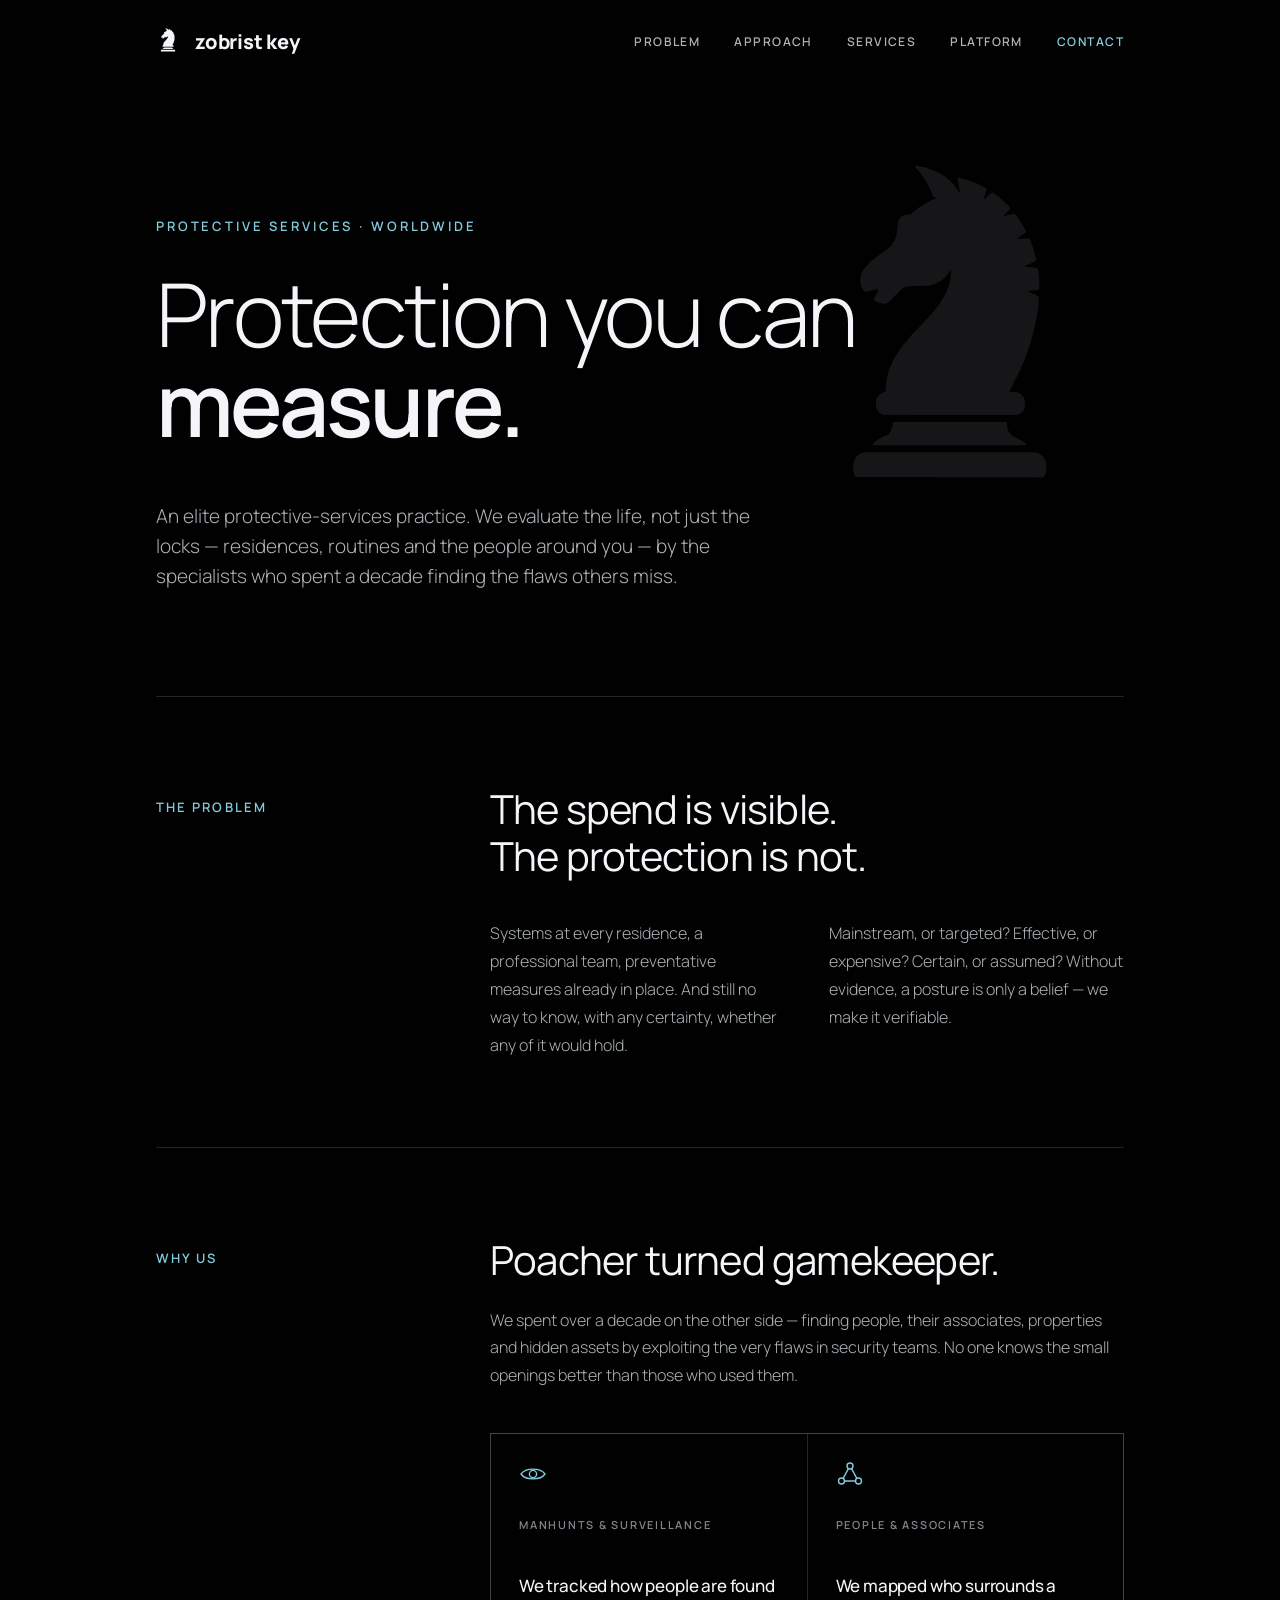
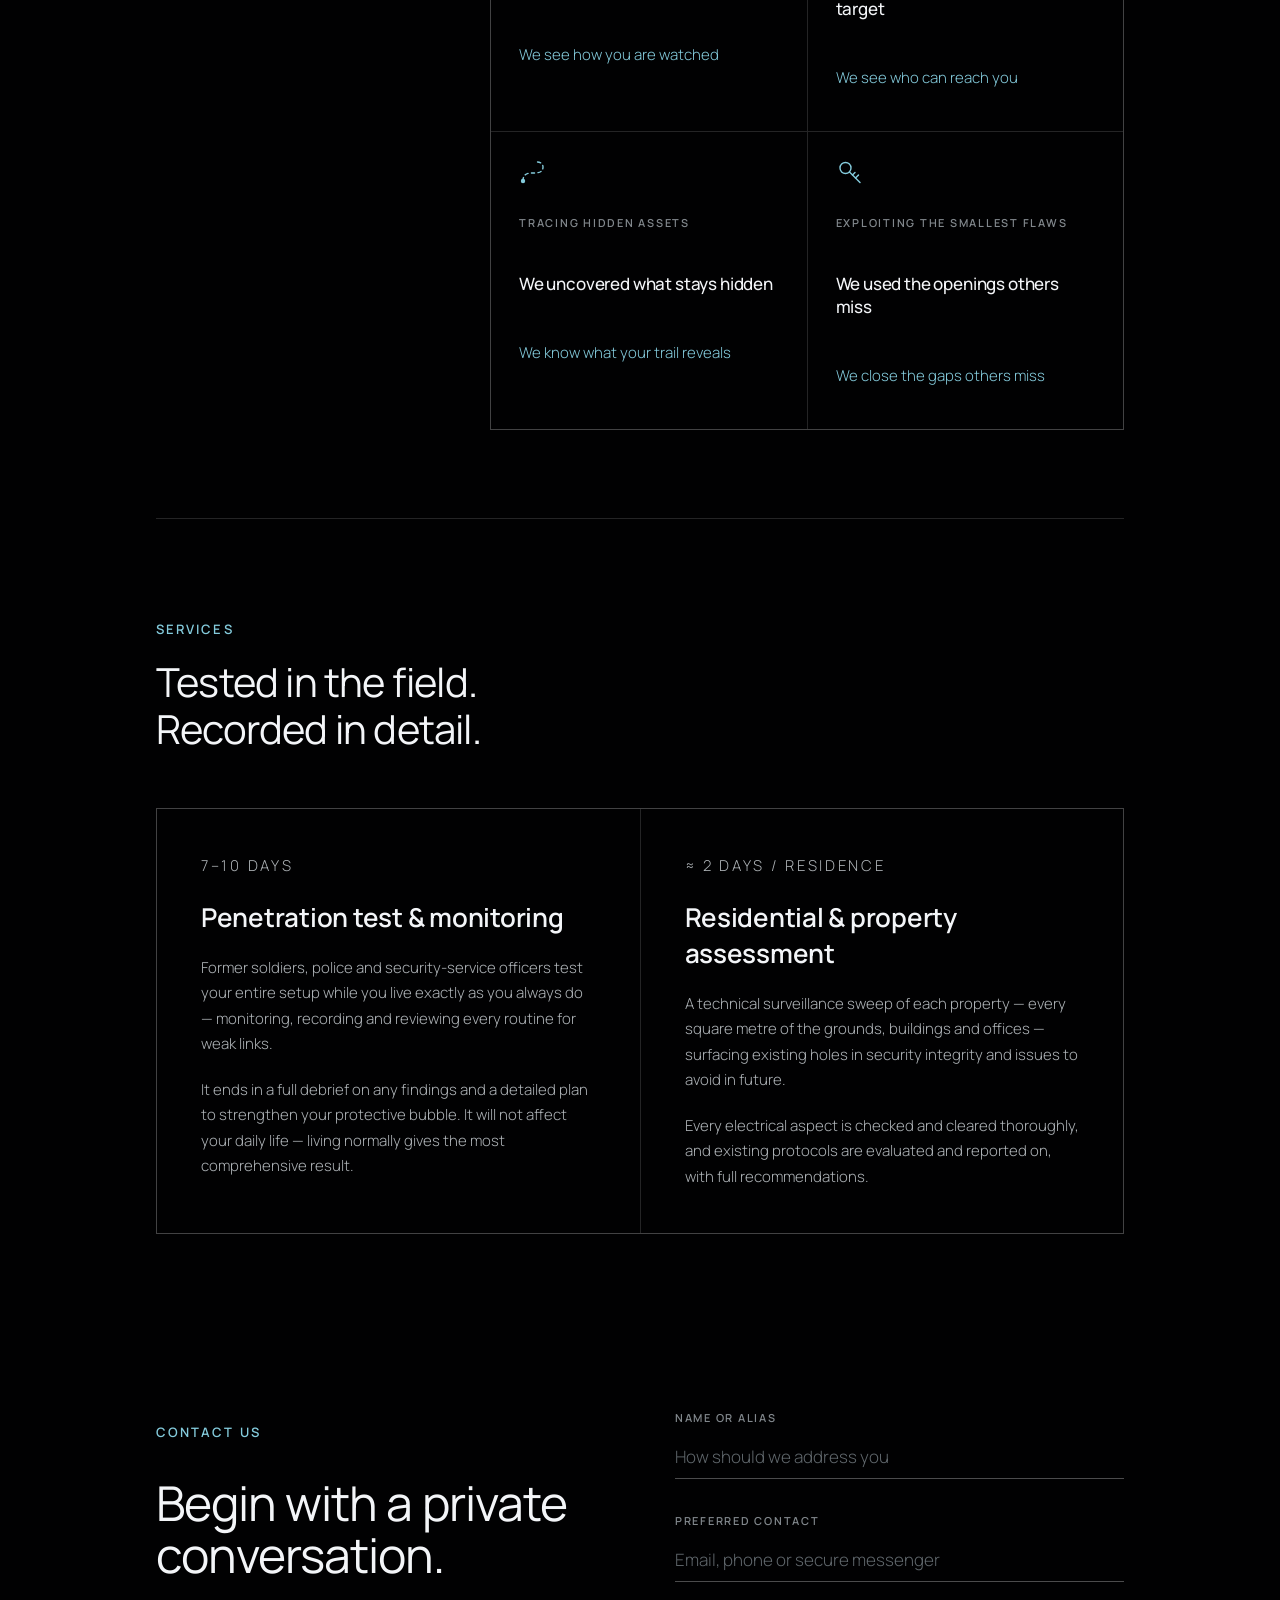
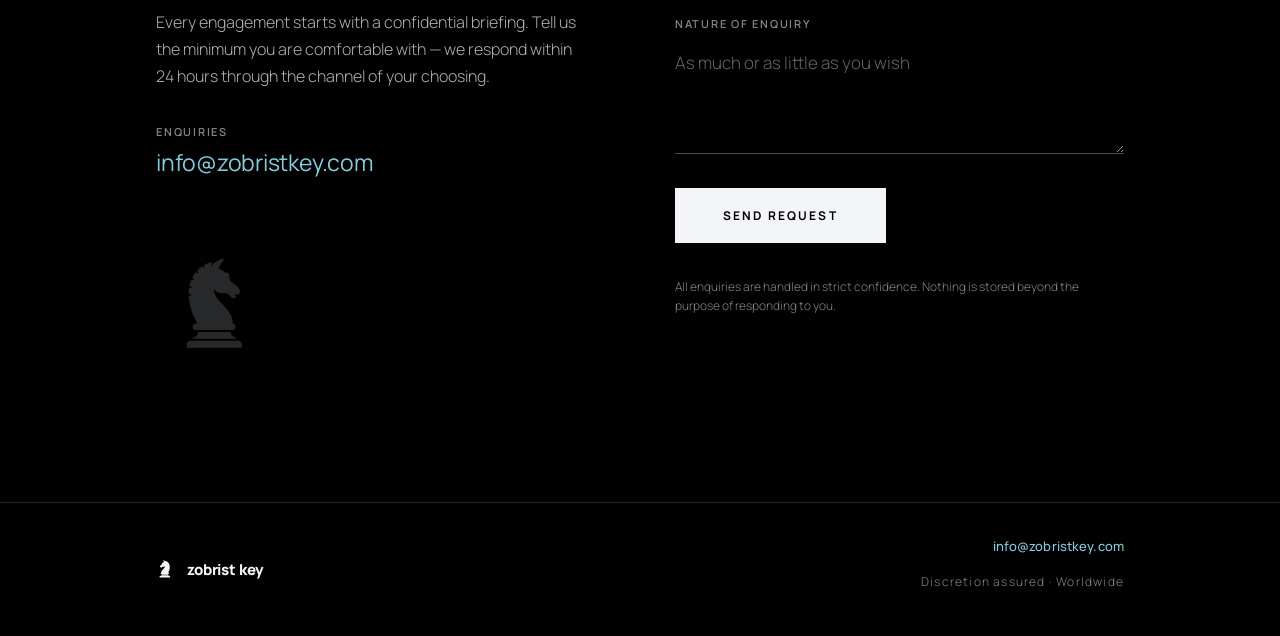
<file: index.html>
<!DOCTYPE html>
<html lang="en">
<head>
  <meta charset="utf-8">
  <meta name="viewport" content="width=device-width, initial-scale=1">
  <title>Zobrist Key — Protection you can measure</title>
  <meta name="description" content="An elite protective-services practice. We evaluate the life, not just the locks — residences, routines and the people around you.">
  <link rel="canonical" href="https://zobristkey.com/">

  <meta property="og:type" content="website">
  <meta property="og:site_name" content="Zobrist Key">
  <meta property="og:title" content="Zobrist Key — Poacher turned gamekeeper.">
  <meta property="og:description" content="An elite protective-services practice. We evaluate the life, not just the locks — residences, routines and the people around you.">
  <meta property="og:url" content="https://zobristkey.com/">
  <meta property="og:image" content="https://zobristkey.com/assets/og-image-v2.png">
  <meta property="og:image:secure_url" content="https://zobristkey.com/assets/og-image-v2.png">
  <meta property="og:image:type" content="image/png">
  <meta property="og:image:width" content="1200">
  <meta property="og:image:height" content="630">
  <meta property="og:image:alt" content="Zobrist Key knight logo and wordmark.">

  <meta name="twitter:card" content="summary_large_image">
  <meta name="twitter:title" content="Zobrist Key — Poacher turned gamekeeper.">
  <meta name="twitter:description" content="An elite protective-services practice. We evaluate the life, not just the locks — residences, routines and the people around you.">
  <meta name="twitter:image" content="https://zobristkey.com/assets/og-image-v2.png">
  <meta name="twitter:image:alt" content="Zobrist Key knight logo and wordmark.">
  <link rel="icon" href="assets/favicon.svg" type="image/svg+xml">

  <!-- Set .js before first paint so reveal-hiding only applies when JS is
       live. If this script somehow doesn't run, all content stays visible. -->
  <script>document.documentElement.classList.add('js');</script>

  <link rel="preconnect" href="https://fonts.googleapis.com">
  <link rel="preconnect" href="https://fonts.gstatic.com" crossorigin>
  <link href="https://fonts.googleapis.com/css2?family=Manrope:wght@300;400;500;600;700;800&display=swap" rel="stylesheet">
  <link rel="stylesheet" href="styles.css">
</head>
<body>

  <!-- ===================== HEADER ===================== -->
  <header class="site-header" id="siteHeader">
    <div class="site-header__inner">
      <a class="brand" href="#top" aria-label="Zobrist Key">
        <span class="brand__mark kn" aria-hidden="true"></span>
        <span class="brand__word">zobrist key</span>
      </a>
      <nav class="nav" aria-label="Primary">
        <a href="#problem">Problem</a>
        <a href="#approach">Approach</a>
        <a href="#services">Services</a>
        <a href="platform.html">Platform</a>
        <a href="#contact" class="is-cta">Contact</a>
      </nav>
    </div>
  </header>

  <main>
    <div class="container">

      <!-- ===================== HERO ===================== -->
      <section class="hero" id="top" aria-labelledby="hero-title">
        <span class="hero__watermark kn" aria-hidden="true"></span>
        <p class="hero__eyebrow" data-reveal>Protective services · worldwide</p>
        <h1 class="hero__title" id="hero-title" data-reveal>Protection you can <em>measure.</em></h1>
        <p class="hero__lead" data-reveal>An elite protective-services practice. We evaluate the life, not just the locks — residences, routines and the people around you — by the specialists who spent a decade finding the flaws others miss.</p>
      </section>

      <!-- ===================== PROBLEM ===================== -->
      <section class="section section--split" id="problem" aria-labelledby="problem-title">
        <div class="section__aside" data-reveal>
          <p class="eyebrow">The Problem</p>
        </div>
        <div class="section__body">
          <h2 class="h2 problem__title" id="problem-title" data-reveal>The spend is visible. The protection is not.</h2>
          <div class="problem__cols">
            <p data-reveal>Systems at every residence, a professional team, preventative measures already in place. And still no way to know, with any certainty, whether any of it would hold.</p>
            <p data-reveal>Mainstream, or targeted? Effective, or expensive? Certain, or assumed? Without evidence, a posture is only a belief — we make it verifiable.</p>
          </div>
        </div>
      </section>

      <!-- ===================== APPROACH / WHY US ===================== -->
      <section class="section section--split" id="approach" aria-labelledby="approach-title">
        <div class="section__aside" data-reveal>
          <p class="eyebrow">Why us</p>
        </div>
        <div class="section__body">
          <h2 class="h2 approach__title" id="approach-title" data-reveal>Poacher turned gamekeeper.</h2>
          <p class="approach__intro" data-reveal>We spent over a decade on the other side — finding people, their associates, properties and hidden assets by exploiting the very flaws in security teams. No one knows the small openings better than those who used them.</p>
          <div class="hgrid hgrid--pairs">
            <div class="map-card" data-reveal>
              <div class="map-card__icon">
                <svg viewBox="0 0 28 28" width="28" height="28" fill="none" stroke="currentColor" stroke-width="1.4" stroke-linecap="round" stroke-linejoin="round" aria-hidden="true">
                  <path d="M2 14 C6.5 7.5 21.5 7.5 26 14 C21.5 20.5 6.5 20.5 2 14 Z"/>
                  <circle cx="14" cy="14" r="3.6"/>
                </svg>
              </div>
              <p class="map-card__tag">Manhunts &amp; surveillance</p>
              <p class="map-card__past">We tracked how people are found</p>
              <p class="map-card__now">We see how you are watched</p>
            </div>
            <div class="map-card" data-reveal>
              <div class="map-card__icon">
                <svg viewBox="0 0 28 28" width="28" height="28" fill="none" stroke="currentColor" stroke-width="1.4" stroke-linecap="round" stroke-linejoin="round" aria-hidden="true">
                  <circle cx="14" cy="6" r="3"/>
                  <circle cx="5.5" cy="21" r="3"/>
                  <circle cx="22.5" cy="21" r="3"/>
                  <path d="M12.4 8.6 L7.2 18.4"/>
                  <path d="M15.6 8.6 L20.8 18.4"/>
                  <path d="M8.5 21 L19.5 21"/>
                </svg>
              </div>
              <p class="map-card__tag">People &amp; associates</p>
              <p class="map-card__past">We mapped who surrounds a target</p>
              <p class="map-card__now">We see who can reach you</p>
            </div>
            <div class="map-card" data-reveal>
              <div class="map-card__icon">
                <svg viewBox="0 0 28 28" width="28" height="28" fill="none" stroke="currentColor" stroke-width="1.4" stroke-linecap="round" stroke-linejoin="round" aria-hidden="true">
                  <path d="M4 23 C4 15 10 15 14 15 C18 15 24 15 24 9 C24 5.5 21 4 18.5 4" stroke-dasharray="3.2 3.4"/>
                  <circle cx="4" cy="23" r="2.2" fill="currentColor" stroke="none"/>
                </svg>
              </div>
              <p class="map-card__tag">Tracing hidden assets</p>
              <p class="map-card__past">We uncovered what stays hidden</p>
              <p class="map-card__now">We know what your trail reveals</p>
            </div>
            <div class="map-card" data-reveal>
              <div class="map-card__icon">
                <svg viewBox="0 0 28 28" width="28" height="28" fill="none" stroke="currentColor" stroke-width="1.4" stroke-linecap="round" stroke-linejoin="round" aria-hidden="true">
                  <circle cx="9.5" cy="10" r="5.5"/>
                  <path d="M13.5 14 L24 24.5"/>
                  <path d="M19.5 20 L22.5 17"/>
                  <path d="M16.5 17 L19 14.5"/>
                </svg>
              </div>
              <p class="map-card__tag">Exploiting the smallest flaws</p>
              <p class="map-card__past">We used the openings others miss</p>
              <p class="map-card__now">We close the gaps others miss</p>
            </div>
          </div>
        </div>
      </section>

      <!-- ===================== SERVICES ===================== -->
      <section class="section services" id="services" aria-labelledby="services-title">
        <p class="eyebrow" data-reveal>Services</p>
        <h2 class="h2 services__title" id="services-title" data-reveal>Tested in the field. Recorded in detail.</h2>
        <div class="hgrid hgrid--2">
          <article class="service-card" data-reveal>
            <p class="service-card__meta">7–10 days</p>
            <h3 class="service-card__title">Penetration test &amp; monitoring</h3>
            <p>Former soldiers, police and security-service officers test your entire setup while you live exactly as you always do — monitoring, recording and reviewing every routine for weak links.</p>
            <p>It ends in a full debrief on any findings and a detailed plan to strengthen your protective bubble. It will not affect your daily life — living normally gives the most comprehensive result.</p>
          </article>
          <article class="service-card" data-reveal>
            <p class="service-card__meta">≈ 2 days / residence</p>
            <h3 class="service-card__title">Residential &amp; property assessment</h3>
            <p>A technical surveillance sweep of each property — every square metre of the grounds, buildings and offices — surfacing existing holes in security integrity and issues to avoid in future.</p>
            <p>Every electrical aspect is checked and cleared thoroughly, and existing protocols are evaluated and reported on, with full recommendations.</p>
          </article>
        </div>
      </section>

      <!-- ===================== CONTACT ===================== -->
      <section class="contact" id="contact" aria-labelledby="contact-title">
        <div class="contact__intro">
          <p class="eyebrow" data-reveal>Contact us</p>
          <h2 class="contact__title" id="contact-title" data-reveal>Begin with a private conversation.</h2>
          <p class="lead contact__lead" data-reveal>Every engagement starts with a confidential briefing. Tell us the minimum you are comfortable with — we respond within 24 hours through the channel of your choosing.</p>
          <p class="contact__email" data-reveal>
            <span class="contact__email-label">Enquiries</span>
            <a href="mailto:info@zobristkey.com">info@zobristkey.com</a>
          </p>
          <span class="contact__mark kn" data-reveal aria-hidden="true"></span>
        </div>
        <div class="contact__form-wrap">
          <form class="form" id="contactForm" novalidate>
            <input type="text" name="botcheck" class="hp" tabindex="-1" autocomplete="off" aria-hidden="true">
            <label class="field">
              <span class="field__label">Name or alias</span>
              <input type="text" name="name" autocomplete="off" placeholder="How should we address you">
            </label>
            <label class="field">
              <span class="field__label">Preferred contact</span>
              <input type="text" name="contact" autocomplete="off" placeholder="Email, phone or secure messenger">
            </label>
            <label class="field">
              <span class="field__label">Nature of enquiry</span>
              <textarea name="enquiry" rows="4" placeholder="As much or as little as you wish"></textarea>
            </label>
            <button type="submit" class="btn">Send request</button>
            <p class="form__note">All enquiries are handled in strict confidence. Nothing is stored beyond the purpose of responding to you.</p>
          </form>

          <div class="form-success" id="formSuccess" hidden>
            <span class="form-success__mark kn" aria-hidden="true"></span>
            <h3>Request received.</h3>
            <p>We will make contact within 24 hours through the channel you provided. No further action is required.</p>
          </div>
        </div>
      </section>

    </div>
  </main>

  <!-- ===================== FOOTER ===================== -->
  <footer class="site-footer">
    <div class="site-footer__inner">
      <div class="site-footer__brand">
        <span class="site-footer__mark kn" aria-hidden="true"></span>
        <span class="site-footer__word">zobrist key</span>
      </div>
      <div class="site-footer__meta">
        <a class="site-footer__email" href="mailto:info@zobristkey.com">info@zobristkey.com</a>
        <p class="site-footer__tag">Discretion assured · Worldwide</p>
      </div>
    </div>
  </footer>

  <script src="main.js"></script>
</body>
</html>
</file>
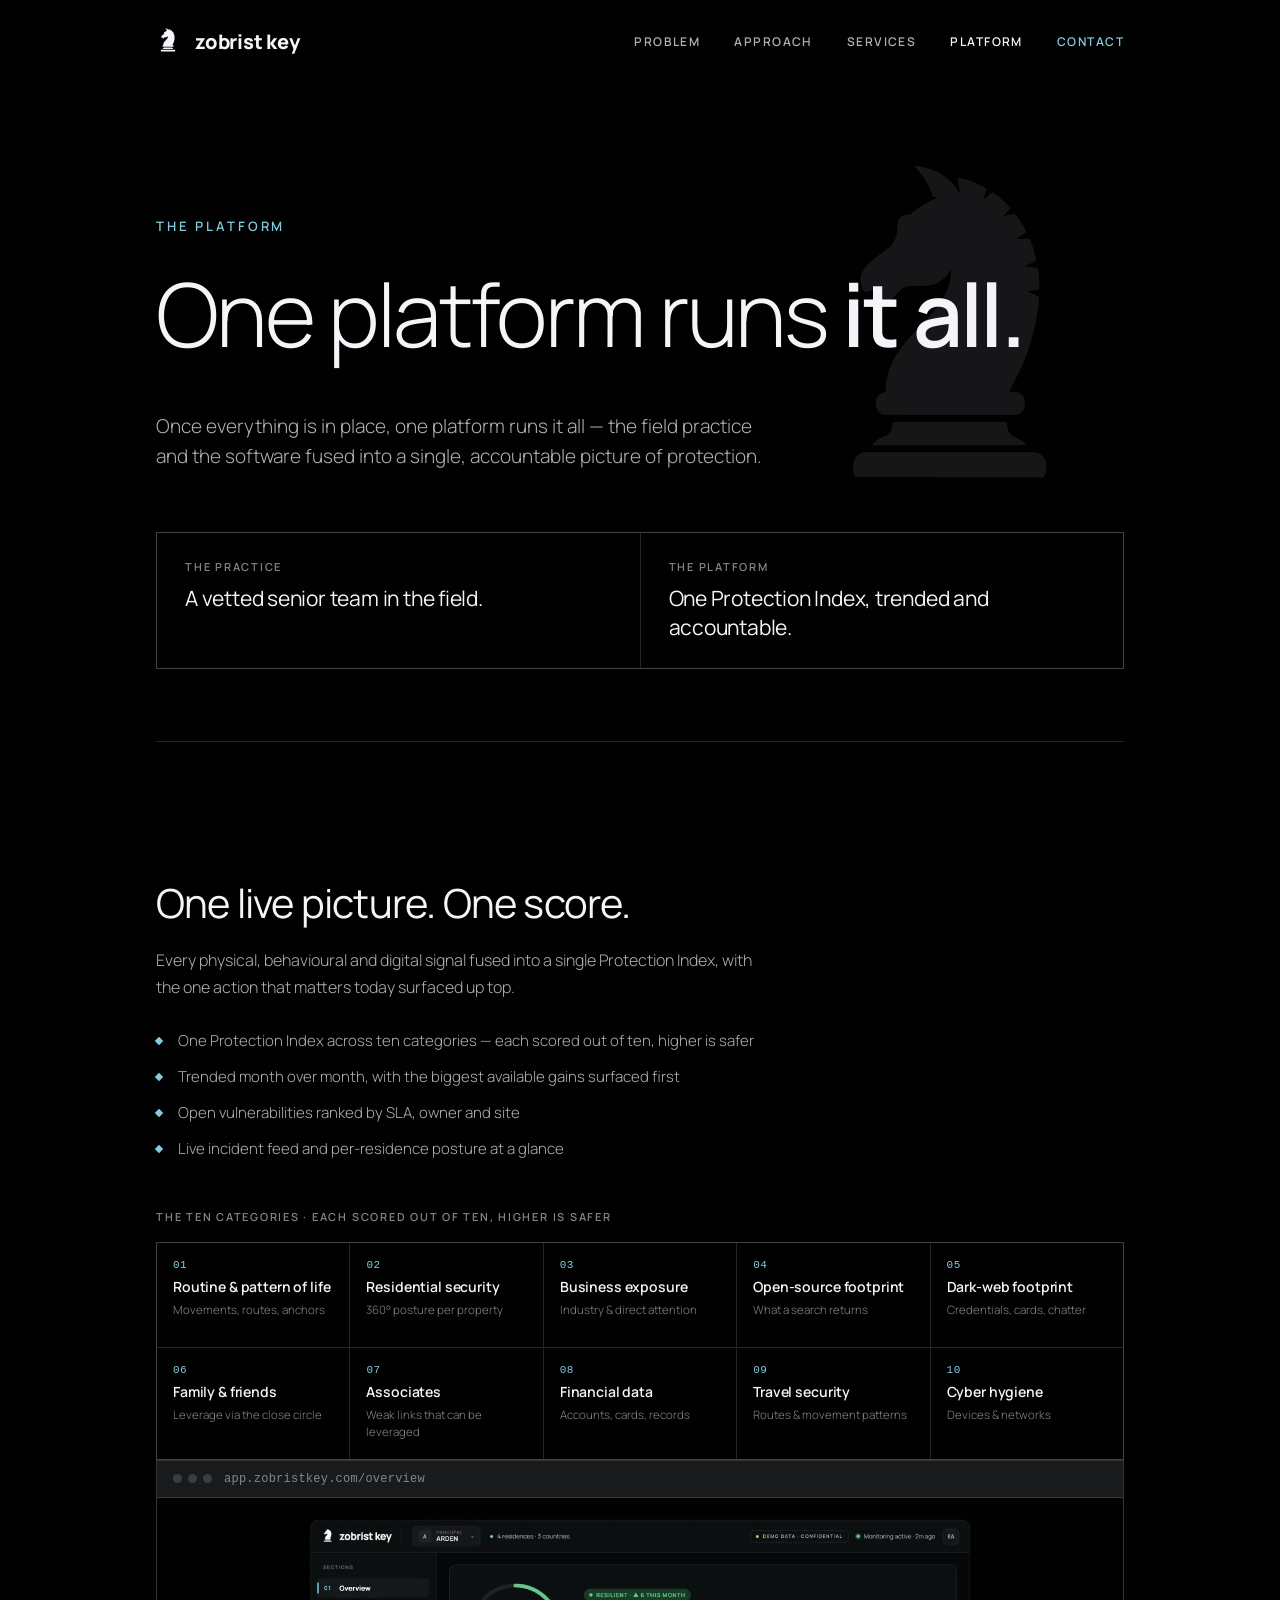
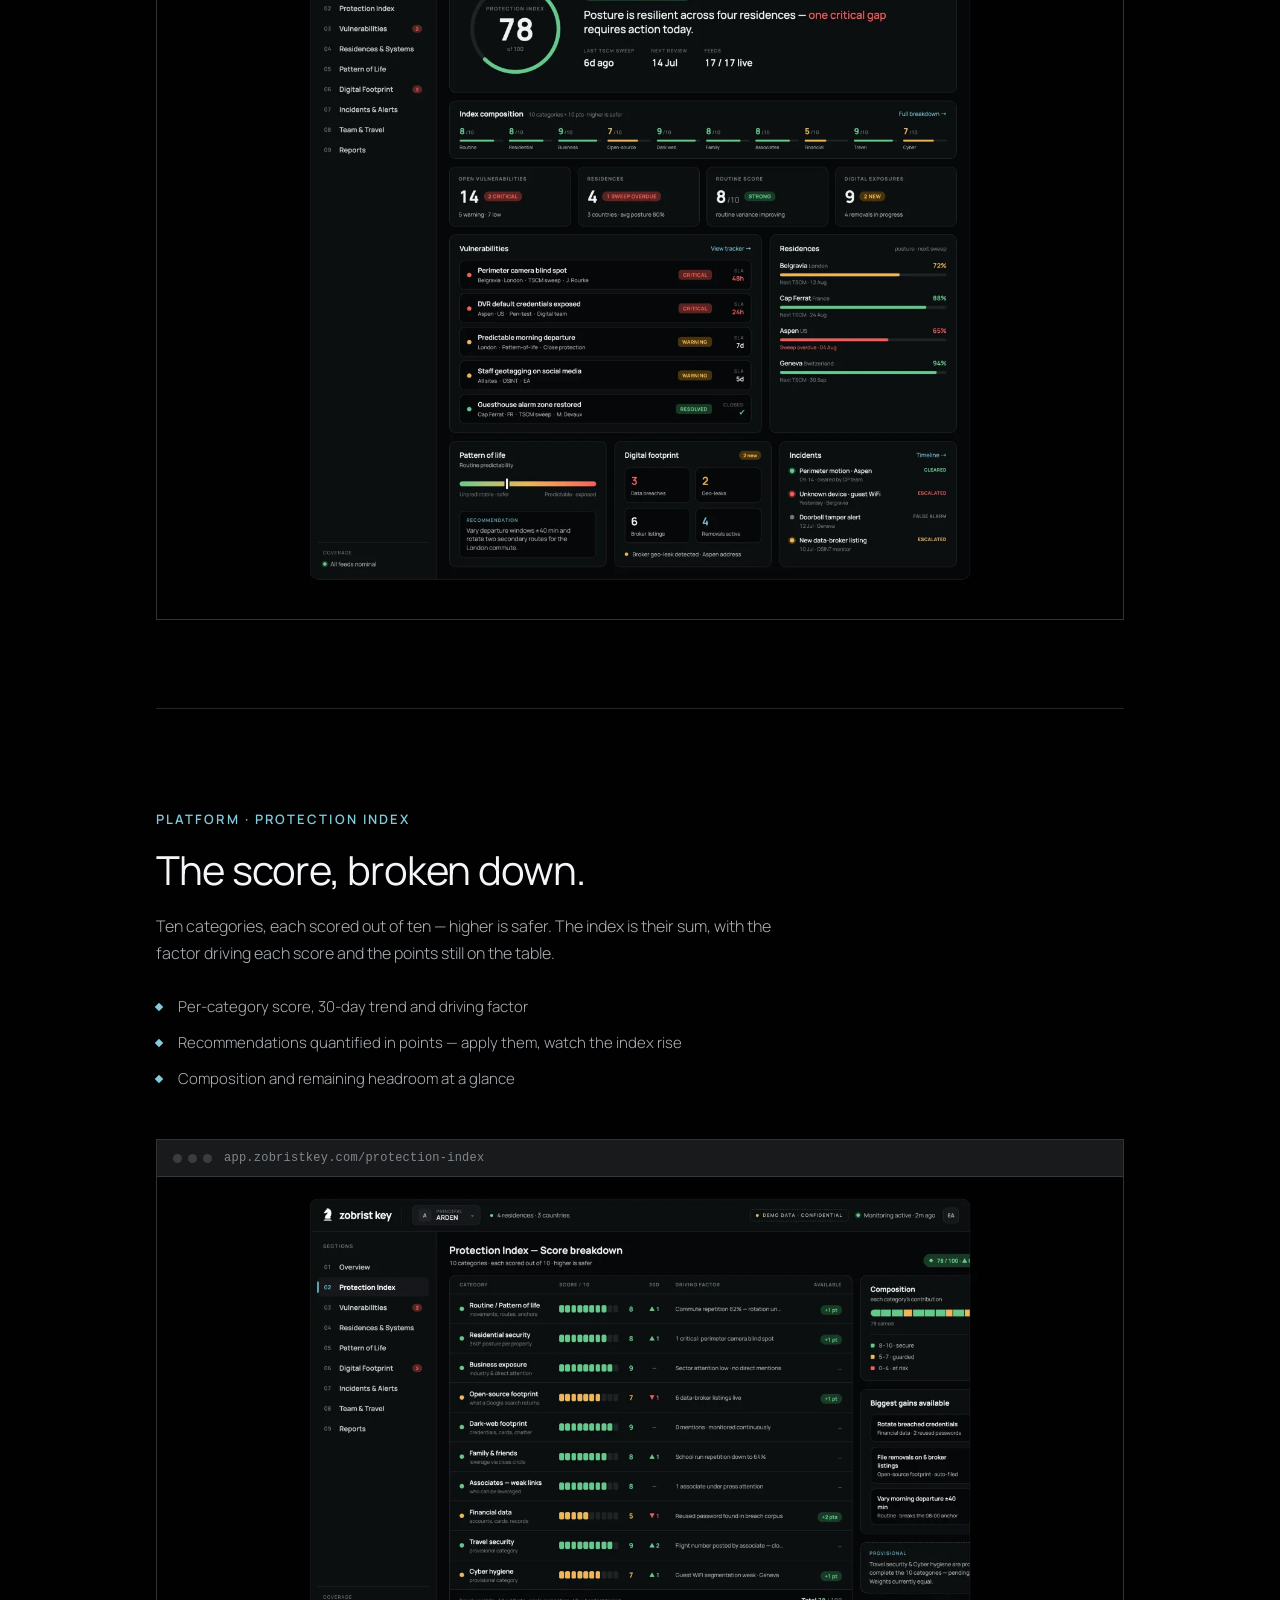
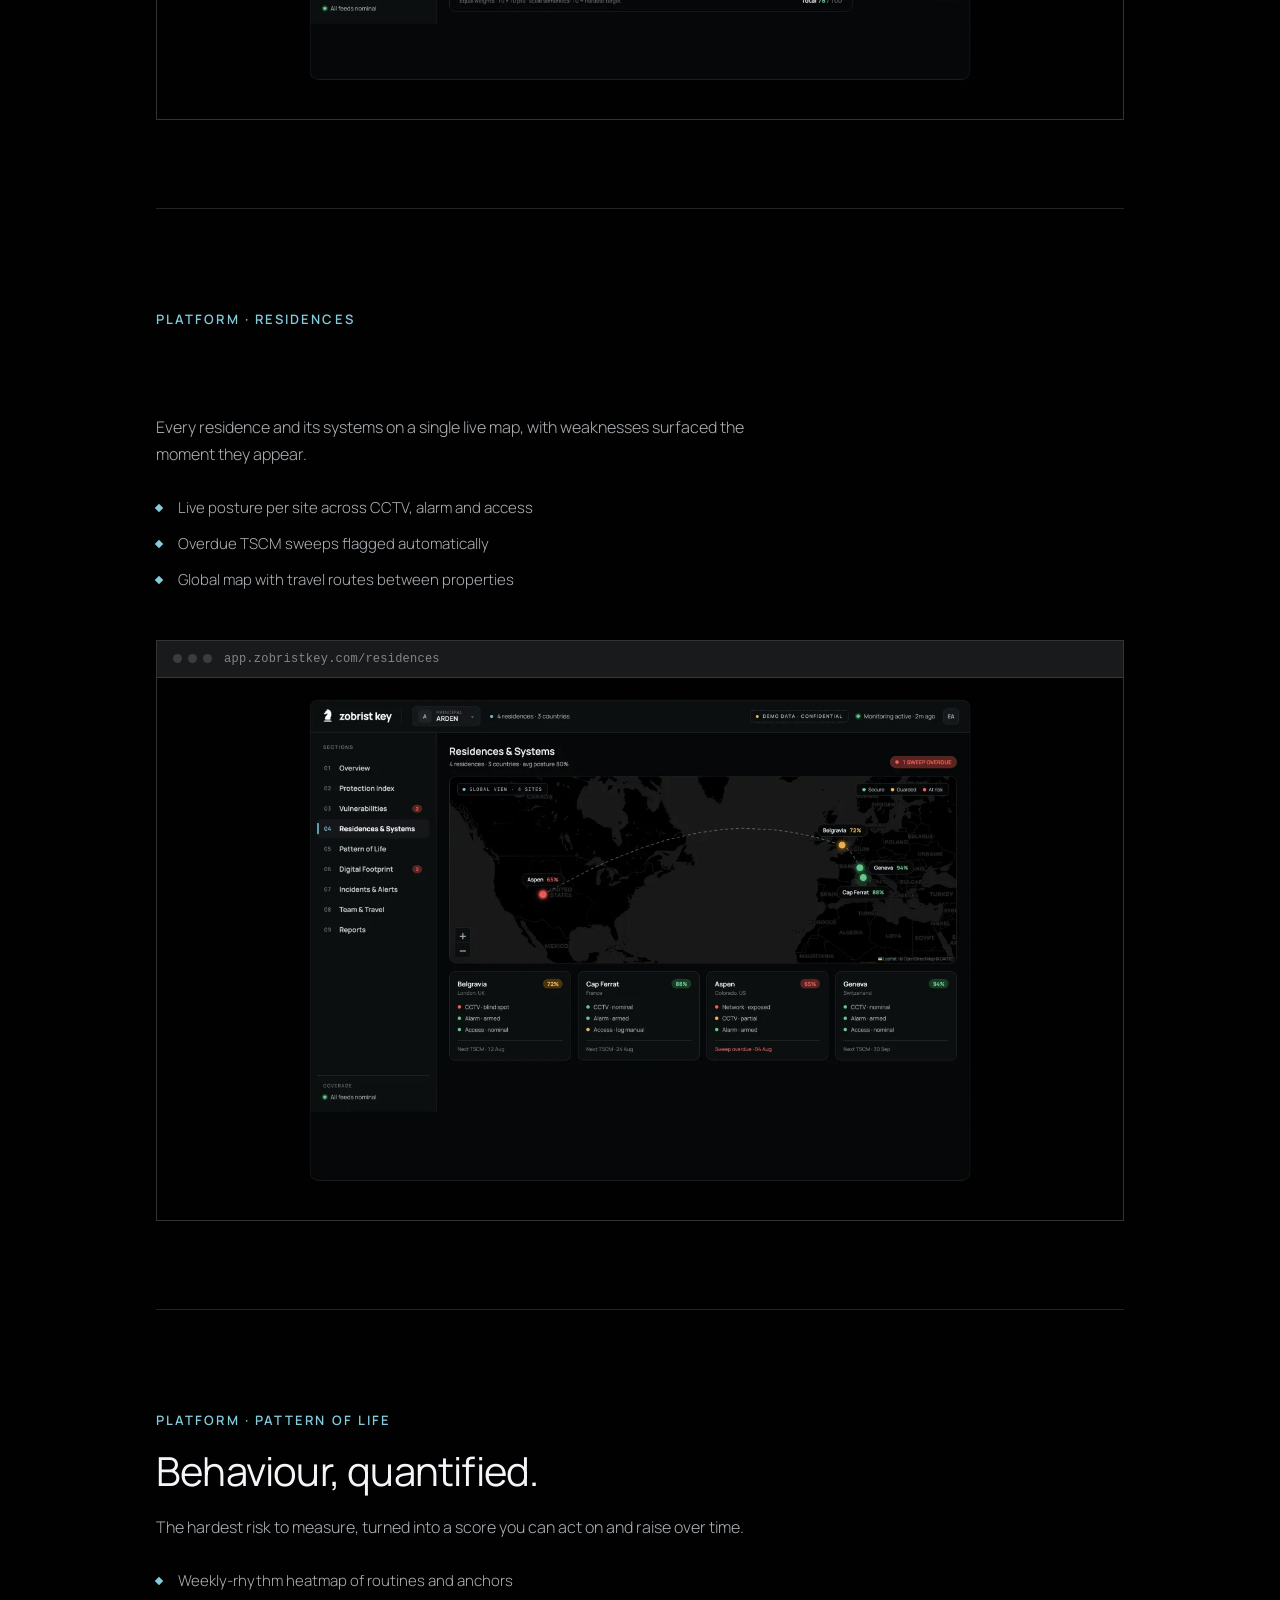
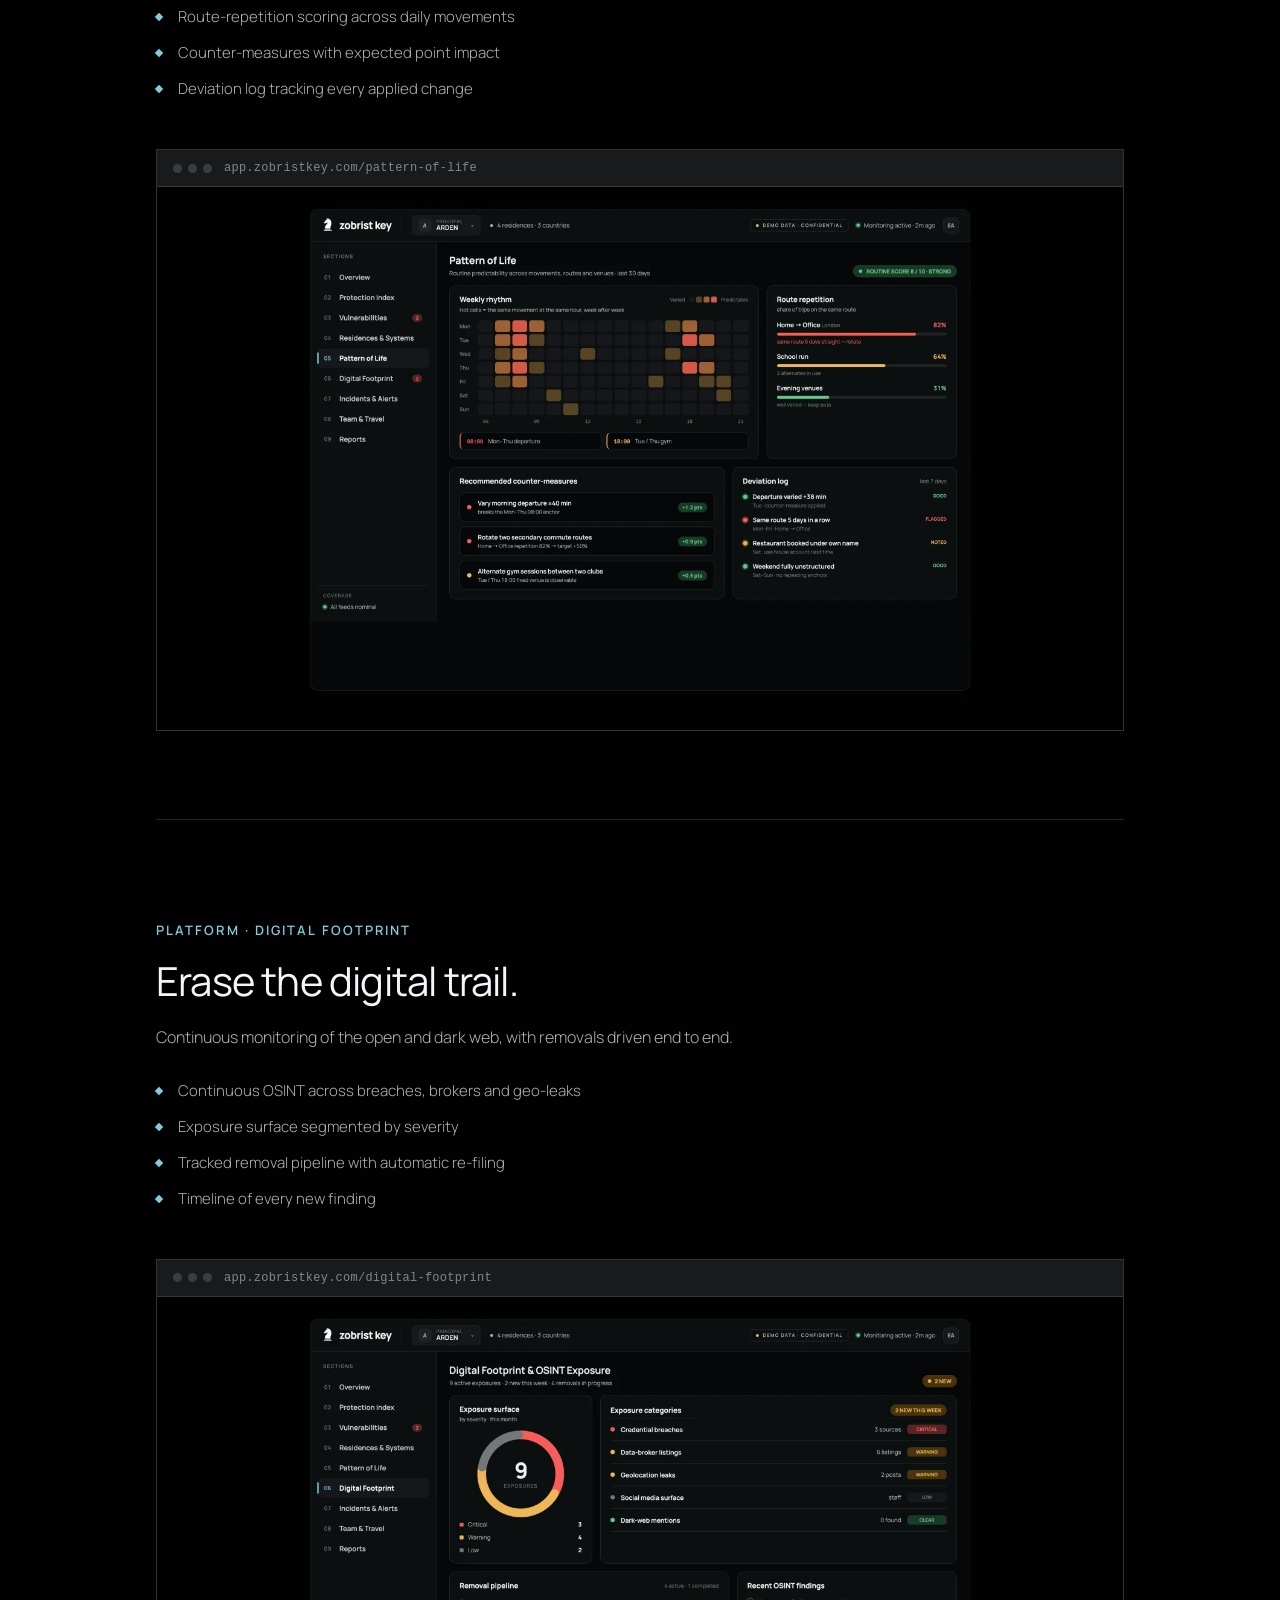
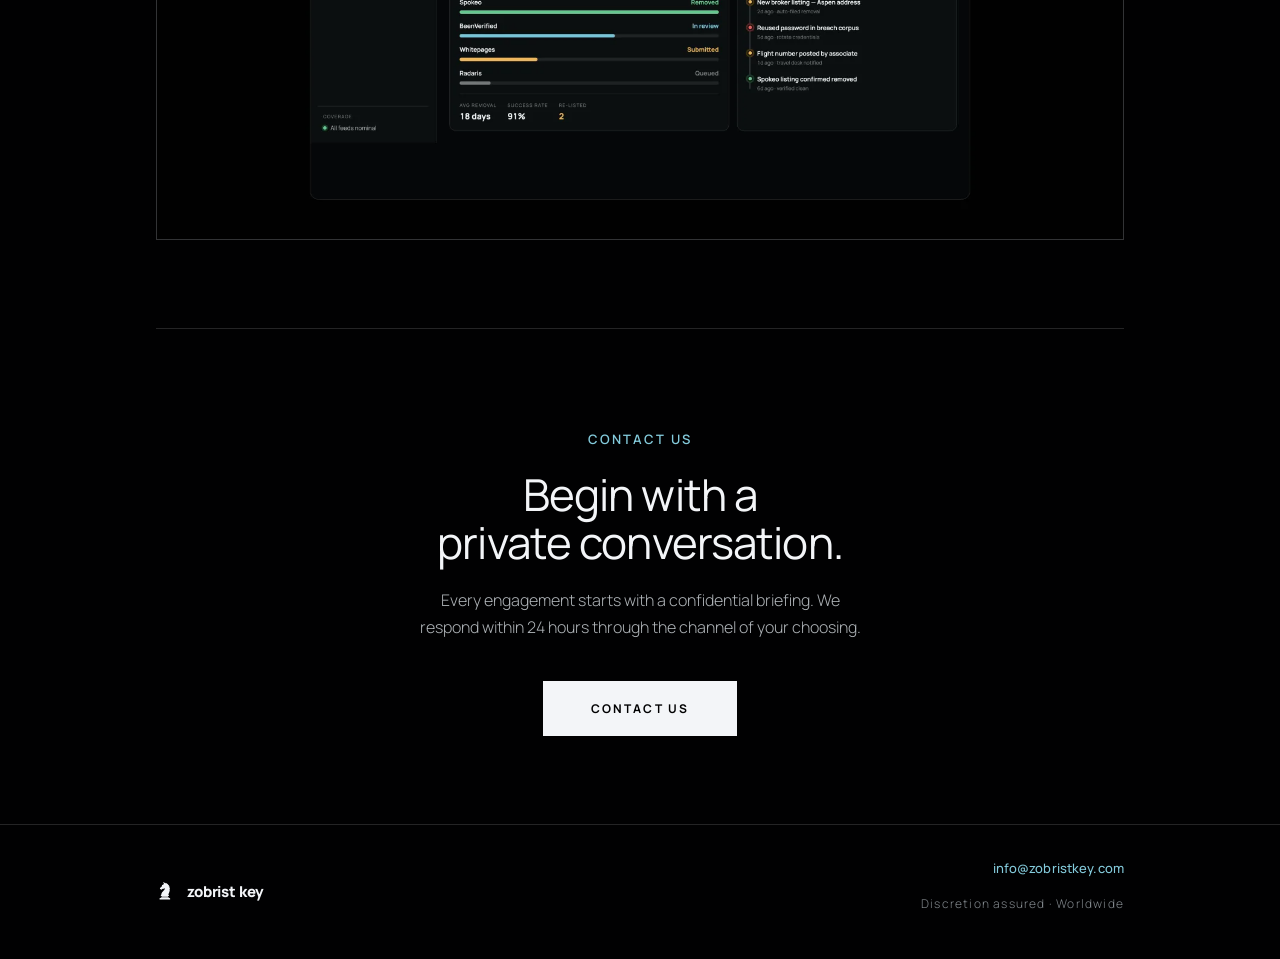
<file: platform.html>
<!DOCTYPE html>
<html lang="en">
<head>
  <meta charset="utf-8">
  <meta name="viewport" content="width=device-width, initial-scale=1">
  <title>Zobrist Key — The platform</title>
  <meta name="description" content="One platform runs it all. Every physical, behavioural and digital signal fused into a single Protection Index — trended, ranked and accountable.">
  <link rel="canonical" href="https://zobristkey.com/platform">

  <meta property="og:type" content="website">
  <meta property="og:site_name" content="Zobrist Key">
  <meta property="og:title" content="Zobrist Key — The platform">
  <meta property="og:description" content="One live picture. One score. Every physical, behavioural and digital signal fused into a single Protection Index.">
  <meta property="og:url" content="https://zobristkey.com/platform">
  <meta property="og:image" content="https://zobristkey.com/assets/og-image-v2.png">
  <meta property="og:image:secure_url" content="https://zobristkey.com/assets/og-image-v2.png">
  <meta property="og:image:type" content="image/png">
  <meta property="og:image:width" content="1200">
  <meta property="og:image:height" content="630">
  <meta property="og:image:alt" content="Zobrist Key knight logo and wordmark.">

  <meta name="twitter:card" content="summary_large_image">
  <meta name="twitter:title" content="Zobrist Key — The platform">
  <meta name="twitter:description" content="One live picture. One score. Every physical, behavioural and digital signal fused into a single Protection Index.">
  <meta name="twitter:image" content="https://zobristkey.com/assets/og-image-v2.png">
  <meta name="twitter:image:alt" content="Zobrist Key knight logo and wordmark.">
  <link rel="icon" href="assets/favicon.svg" type="image/svg+xml">

  <!-- Set .js before first paint so reveal-hiding only applies when JS is
       live. If this script somehow doesn't run, all content stays visible. -->
  <script>document.documentElement.classList.add('js');</script>

  <link rel="preconnect" href="https://fonts.googleapis.com">
  <link rel="preconnect" href="https://fonts.gstatic.com" crossorigin>
  <link href="https://fonts.googleapis.com/css2?family=Manrope:wght@300;400;500;600;700;800&display=swap" rel="stylesheet">
  <link rel="stylesheet" href="styles.css">
</head>
<body>

  <!-- ===================== HEADER ===================== -->
  <header class="site-header" id="siteHeader">
    <div class="site-header__inner">
      <a class="brand" href="index.html#top" aria-label="Zobrist Key">
        <span class="brand__mark kn" aria-hidden="true"></span>
        <span class="brand__word">zobrist key</span>
      </a>
      <nav class="nav" aria-label="Primary">
        <a href="index.html#problem">Problem</a>
        <a href="index.html#approach">Approach</a>
        <a href="index.html#services">Services</a>
        <a href="platform.html" class="is-current" aria-current="page">Platform</a>
        <a href="index.html#contact" class="is-cta">Contact</a>
      </nav>
    </div>
  </header>

  <main>
    <div class="container">

      <!-- ===================== INTRO / THESIS ===================== -->
      <section class="hero platform-hero" id="top" aria-labelledby="platform-title">
        <span class="hero__watermark kn" aria-hidden="true"></span>
        <p class="hero__eyebrow" data-reveal>The platform</p>
        <h1 class="hero__title" id="platform-title" data-reveal>One platform runs <em>it all.</em></h1>
        <p class="hero__lead" data-reveal>Once everything is in place, one platform runs it all — the field practice and the software fused into a single, accountable picture of protection.</p>
        <div class="thesis">
          <div class="thesis__item" data-reveal>
            <p class="thesis__k">The practice</p>
            <p class="thesis__v">A vetted senior team in the field.</p>
          </div>
          <div class="thesis__item" data-reveal>
            <p class="thesis__k">The platform</p>
            <p class="thesis__v">One Protection Index, trended and accountable.</p>
          </div>
        </div>
      </section>

      <!-- ===================== OVERVIEW ===================== -->
      <section class="section feature" id="overview" aria-labelledby="overview-title">
        <div class="feature__head">
          <p class="eyebrow feature__path" data-reveal>Platform · Overview</p>
          <h2 class="h2 feature__title" id="overview-title" data-reveal>One live picture. One score.</h2>
          <p class="lead feature__sub" data-reveal>Every physical, behavioural and digital signal fused into a single Protection Index, with the one action that matters today surfaced up top.</p>
          <ul class="feature__list" data-reveal>
            <li>One Protection Index across ten categories — each scored out of ten, higher is safer</li>
            <li>Trended month over month, with the biggest available gains surfaced first</li>
            <li>Open vulnerabilities ranked by SLA, owner and site</li>
            <li>Live incident feed and per-residence posture at a glance</li>
          </ul>
        </div>
        <div class="cats-block" data-reveal>
          <p class="cats-block__label">The ten categories · each scored out of ten, higher is safer</p>
          <ol class="cats">
            <li class="cat"><span class="cat__n">01</span><span class="cat__name">Routine &amp; pattern of life</span><span class="cat__sub">Movements, routes, anchors</span></li>
            <li class="cat"><span class="cat__n">02</span><span class="cat__name">Residential security</span><span class="cat__sub">360° posture per property</span></li>
            <li class="cat"><span class="cat__n">03</span><span class="cat__name">Business exposure</span><span class="cat__sub">Industry &amp; direct attention</span></li>
            <li class="cat"><span class="cat__n">04</span><span class="cat__name">Open-source footprint</span><span class="cat__sub">What a search returns</span></li>
            <li class="cat"><span class="cat__n">05</span><span class="cat__name">Dark-web footprint</span><span class="cat__sub">Credentials, cards, chatter</span></li>
            <li class="cat"><span class="cat__n">06</span><span class="cat__name">Family &amp; friends</span><span class="cat__sub">Leverage via the close circle</span></li>
            <li class="cat"><span class="cat__n">07</span><span class="cat__name">Associates</span><span class="cat__sub">Weak links that can be leveraged</span></li>
            <li class="cat"><span class="cat__n">08</span><span class="cat__name">Financial data</span><span class="cat__sub">Accounts, cards, records</span></li>
            <li class="cat"><span class="cat__n">09</span><span class="cat__name">Travel security</span><span class="cat__sub">Routes &amp; movement patterns</span></li>
            <li class="cat"><span class="cat__n">10</span><span class="cat__name">Cyber hygiene</span><span class="cat__sub">Devices &amp; networks</span></li>
          </ol>
        </div>
        <figure class="shot" data-reveal>
          <figcaption class="shot__bar">
            <span class="shot__dots" aria-hidden="true"><i></i><i></i><i></i></span>
            <span class="shot__url">app.zobristkey.com/overview</span>
          </figcaption>
          <img class="shot__img" src="assets/platform/overview.webp" width="1600" height="1193" loading="lazy" decoding="async" alt="Zobrist Key platform, Overview: the Protection Index dashboard showing the overall score, a ten-category index-composition strip, ranked vulnerabilities, per-residence posture and a live incident feed.">
        </figure>
      </section>

      <!-- ===================== PROTECTION INDEX ===================== -->
      <section class="section feature" id="protection-index" aria-labelledby="score-title">
        <div class="feature__head">
          <p class="eyebrow feature__path" data-reveal>Platform · Protection Index</p>
          <h2 class="h2 feature__title" id="score-title" data-reveal>The score, broken down.</h2>
          <p class="lead feature__sub" data-reveal>Ten categories, each scored out of ten — higher is safer. The index is their sum, with the factor driving each score and the points still on the table.</p>
          <ul class="feature__list" data-reveal>
            <li>Per-category score, 30-day trend and driving factor</li>
            <li>Recommendations quantified in points — apply them, watch the index rise</li>
            <li>Composition and remaining headroom at a glance</li>
          </ul>
        </div>
        <figure class="shot" data-reveal>
          <figcaption class="shot__bar">
            <span class="shot__dots" aria-hidden="true"><i></i><i></i><i></i></span>
            <span class="shot__url">app.zobristkey.com/protection-index</span>
          </figcaption>
          <img class="shot__img" src="assets/platform/score.webp" width="1600" height="898" loading="lazy" decoding="async" alt="Zobrist Key platform, Protection Index score breakdown: ten categories each scored out of ten with segmented bars, 30-day trend, driving factor and available point gains, plus a composition rail.">
        </figure>
      </section>

      <!-- ===================== RESIDENCES ===================== -->
      <section class="section feature" id="residences" aria-labelledby="residences-title">
        <div class="feature__head">
          <p class="eyebrow feature__path" data-reveal>Platform · Residences</p>
          <h2 class="h2 feature__title" id="residences-title" data-reveal>Every property. One map.</h2>
          <p class="lead feature__sub" data-reveal>Every residence and its systems on a single live map, with weaknesses surfaced the moment they appear.</p>
          <ul class="feature__list" data-reveal>
            <li>Live posture per site across CCTV, alarm and access</li>
            <li>Overdue TSCM sweeps flagged automatically</li>
            <li>Global map with travel routes between properties</li>
          </ul>
        </div>
        <figure class="shot" data-reveal>
          <figcaption class="shot__bar">
            <span class="shot__dots" aria-hidden="true"><i></i><i></i><i></i></span>
            <span class="shot__url">app.zobristkey.com/residences</span>
          </figcaption>
          <img class="shot__img" src="assets/platform/residences.webp" width="1600" height="898" loading="lazy" decoding="async" alt="Zobrist Key platform, Residences: every property and its security systems on a single live global map with per-site posture and travel routes.">
        </figure>
      </section>

      <!-- ===================== PATTERN OF LIFE ===================== -->
      <section class="section feature" id="pattern-of-life" aria-labelledby="pattern-title">
        <div class="feature__head">
          <p class="eyebrow feature__path" data-reveal>Platform · Pattern of life</p>
          <h2 class="h2 feature__title" id="pattern-title" data-reveal>Behaviour, quantified.</h2>
          <p class="lead feature__sub" data-reveal>The hardest risk to measure, turned into a score you can act on and raise over time.</p>
          <ul class="feature__list" data-reveal>
            <li>Weekly-rhythm heatmap of routines and anchors</li>
            <li>Route-repetition scoring across daily movements</li>
            <li>Counter-measures with expected point impact</li>
            <li>Deviation log tracking every applied change</li>
          </ul>
        </div>
        <figure class="shot" data-reveal>
          <figcaption class="shot__bar">
            <span class="shot__dots" aria-hidden="true"><i></i><i></i><i></i></span>
            <span class="shot__url">app.zobristkey.com/pattern-of-life</span>
          </figcaption>
          <img class="shot__img" src="assets/platform/pattern.webp" width="1600" height="898" loading="lazy" decoding="async" alt="Zobrist Key platform, Pattern of life: a weekly-rhythm heatmap, route-repetition scoring and counter-measures with expected point impact.">
        </figure>
      </section>

      <!-- ===================== DIGITAL FOOTPRINT ===================== -->
      <section class="section feature" id="digital-footprint" aria-labelledby="digital-title">
        <div class="feature__head">
          <p class="eyebrow feature__path" data-reveal>Platform · Digital footprint</p>
          <h2 class="h2 feature__title" id="digital-title" data-reveal>Erase the digital trail.</h2>
          <p class="lead feature__sub" data-reveal>Continuous monitoring of the open and dark web, with removals driven end to end.</p>
          <ul class="feature__list" data-reveal>
            <li>Continuous OSINT across breaches, brokers and geo-leaks</li>
            <li>Exposure surface segmented by severity</li>
            <li>Tracked removal pipeline with automatic re-filing</li>
            <li>Timeline of every new finding</li>
          </ul>
        </div>
        <figure class="shot" data-reveal>
          <figcaption class="shot__bar">
            <span class="shot__dots" aria-hidden="true"><i></i><i></i><i></i></span>
            <span class="shot__url">app.zobristkey.com/digital-footprint</span>
          </figcaption>
          <img class="shot__img" src="assets/platform/digital.webp" width="1600" height="898" loading="lazy" decoding="async" alt="Zobrist Key platform, Digital footprint: continuous OSINT, an exposure surface segmented by severity and a tracked removal pipeline.">
        </figure>
      </section>

      <!-- ===================== CTA ===================== -->
      <section class="section cta-band" aria-labelledby="cta-title">
        <p class="eyebrow" data-reveal>Contact us</p>
        <h2 class="cta-band__title" id="cta-title" data-reveal>Begin with a private conversation.</h2>
        <p class="lead cta-band__lead" data-reveal>Every engagement starts with a confidential briefing. We respond within 24 hours through the channel of your choosing.</p>
        <a class="btn cta-band__btn" href="index.html#contact" data-reveal>Contact us</a>
      </section>

    </div>
  </main>

  <!-- ===================== FOOTER ===================== -->
  <footer class="site-footer">
    <div class="site-footer__inner">
      <div class="site-footer__brand">
        <span class="site-footer__mark kn" aria-hidden="true"></span>
        <span class="site-footer__word">zobrist key</span>
      </div>
      <div class="site-footer__meta">
        <a class="site-footer__email" href="mailto:info@zobristkey.com">info@zobristkey.com</a>
        <p class="site-footer__tag">Discretion assured · Worldwide</p>
      </div>
    </div>
  </footer>

  <script src="main.js"></script>
</body>
</html>
</file>
<file: styles.css>
/* =========================================================
   Zobrist Key — Services landing page
   Design tokens & styles per handoff SPEC.md
   ========================================================= */

:root {
  --bg: #010102;
  --bg-alt: #111315;
  --ink: #F3F5F8;
  --text-2: #ADB2B6;
  --text-3: #81878C;
  --accent: #84CBDC;
  --hairline: rgba(243, 245, 248, .14);

  --container: 1080px;
  --pad-x: clamp(20px, 5vw, 56px);
  --section-y: clamp(64px, 9vw, 88px);
}

/* ---------- Reset / base ---------- */
* { box-sizing: border-box; }

html {
  scroll-behavior: smooth;
  background: var(--bg);
}

body {
  margin: 0;
  padding: 0;
  background: var(--bg);
  color: var(--ink);
  font-family: 'Manrope', system-ui, -apple-system, sans-serif;
  font-weight: 300;
  -webkit-font-smoothing: antialiased;
  text-rendering: optimizeLegibility;
}

a { color: var(--accent); text-decoration: none; transition: opacity .2s ease; }
a:hover { opacity: .7; }

::selection { background: var(--accent); color: var(--bg); }

img { max-width: 100%; display: block; }

/* ---------- Knight mark (mask-tinted, decorative) ----------
   Mirrored (scaleX(-1)) to match the knight's orientation in the pitch deck. */
.kn {
  -webkit-mask: url("assets/knight-black.svg") center / contain no-repeat;
          mask: url("assets/knight-black.svg") center / contain no-repeat;
  display: inline-block;
  flex: none;
  background: var(--ink);
  transform: scaleX(-1);
}

/* ---------- Layout ---------- */
.container {
  max-width: var(--container);
  margin: 0 auto;
  padding-left: var(--pad-x);
  padding-right: var(--pad-x);
}

.section {
  padding: var(--section-y) 0;
  border-top: 1px solid var(--hairline);
}

.section--split {
  display: flex;
  flex-wrap: wrap;
  gap: clamp(28px, 5vw, 56px);
}

/* Eyebrow / overline label */
.eyebrow {
  font-size: 13px;
  font-weight: 600;
  letter-spacing: .16em;
  text-transform: uppercase;
  color: var(--accent);
}

.section__aside {
  flex: 1 1 220px;
  max-width: 280px;
}

.section__body {
  flex: 3 1 460px;
}

/* Section headings */
.h2 {
  font-size: clamp(28px, 4.4vw, 40px);
  font-weight: 400;
  line-height: 1.18;
  letter-spacing: -.02em;
  margin: 0;
  text-wrap: balance;
}

.lead {
  font-size: 16px;
  font-weight: 300;
  line-height: 1.7;
  color: var(--text-2);
  margin: 0;
}

/* =========================================================
   Header
   ========================================================= */
.site-header {
  position: sticky;
  top: 0;
  z-index: 50;
  background: transparent;
  border-bottom: 1px solid transparent;
  transition: background .35s ease, border-color .35s ease,
              backdrop-filter .35s ease, -webkit-backdrop-filter .35s ease;
}

.site-header.is-scrolled {
  background: rgba(1, 1, 2, .72);
  -webkit-backdrop-filter: saturate(140%) blur(16px);
          backdrop-filter: saturate(140%) blur(16px);
  border-bottom-color: rgba(243, 245, 248, .1);
}

.site-header__inner {
  max-width: var(--container);
  margin: 0 auto;
  padding: 24px var(--pad-x);
  display: flex;
  align-items: center;
  justify-content: space-between;
  gap: 16px;
  transition: padding .35s ease;
}
.site-header.is-scrolled .site-header__inner { padding-top: 13px; padding-bottom: 13px; }

.brand {
  display: flex;
  align-items: center;
  gap: 12px;
  color: var(--ink);
}
.brand:hover { opacity: 1; }

.brand__mark {
  width: 27px;
  height: 35px;
  background: var(--ink);
  transition: width .35s ease, height .35s ease;
}
.site-header.is-scrolled .brand__mark { width: 22px; height: 28px; }

.brand__word {
  font-size: 20px;
  font-weight: 800;
  letter-spacing: -.01em;
  line-height: 1;
  transition: font-size .35s ease;
}
.site-header.is-scrolled .brand__word { font-size: 17px; }

.nav {
  display: flex;
  gap: clamp(16px, 3vw, 34px);
  align-items: center;
  font-size: 12px;
  font-weight: 600;
  letter-spacing: .12em;
  text-transform: uppercase;
}
.nav a { color: var(--text-2); }
.nav a.is-cta { color: var(--accent); }

/* On narrow screens the four inline links can't fit without pushing the
   sole CTA off-screen. Keep only Contact — the single CTA per spec. */
@media (max-width: 560px) {
  .nav a:not(.is-cta) { display: none; }
}

/* =========================================================
   Hero
   ========================================================= */
.hero {
  position: relative;
  padding: clamp(72px, 12vw, 120px) 0 clamp(64px, 10vw, 104px);
}

.hero__watermark {
  position: absolute;
  top: 24px;
  right: clamp(-40px, -2vw, 0px);
  width: min(38vw, 360px);
  height: min(50vw, 470px);
  background: rgba(243, 245, 248, .09);
  overflow: hidden;
  isolation: isolate;
  pointer-events: none;
}

/* A narrow, cool-toned highlight is clipped by the knight's mask, so the
   light only travels across the mark itself. Most of the cycle is a pause —
   the glint should feel occasional and deliberate, not like a loading state. */
.hero__watermark::after {
  content: "";
  position: absolute;
  top: -20%;
  bottom: -20%;
  left: -70%;
  width: 42%;
  background: linear-gradient(
    90deg,
    transparent 0%,
    rgba(132, 203, 220, .06) 18%,
    rgba(132, 203, 220, .42) 42%,
    rgba(255, 255, 255, .78) 50%,
    rgba(132, 203, 220, .34) 58%,
    transparent 100%
  );
  filter: blur(4px);
  opacity: 0;
  transform: translate3d(0, 0, 0) skewX(-16deg);
  animation: hero-knight-glint 6.5s linear 1s infinite;
  will-change: transform, opacity;
}

@keyframes hero-knight-glint {
  0%, 42% {
    opacity: 0;
    transform: translate3d(0, 0, 0) skewX(-16deg);
  }
  48% {
    opacity: .55;
    transform: translate3d(115%, 0, 0) skewX(-16deg);
  }
  62% {
    opacity: 1;
    transform: translate3d(250%, 0, 0) skewX(-16deg);
  }
  78%, 100% {
    opacity: 0;
    transform: translate3d(430%, 0, 0) skewX(-16deg);
  }
}

.hero__eyebrow {
  position: relative;
  font-size: 13px;
  font-weight: 600;
  letter-spacing: .22em;
  text-transform: uppercase;
  color: var(--accent);
  margin-bottom: clamp(24px, 4vw, 34px);
}

.hero__title {
  position: relative;
  font-size: clamp(44px, 9vw, 88px);
  font-weight: 300;
  line-height: 1.02;
  letter-spacing: -.03em;
  margin: 0;
  max-width: 900px;
}
.hero__title em { font-style: normal; font-weight: 600; }

.hero__lead {
  font-size: clamp(17px, 2.2vw, 19px);
  font-weight: 300;
  line-height: 1.6;
  color: var(--text-2);
  max-width: 620px;
  margin: clamp(36px, 6vw, 52px) 0 0;
}

/* =========================================================
   Problem
   ========================================================= */
.problem__title {
  margin-bottom: clamp(28px, 4vw, 40px);
  max-width: 660px;
}

.problem__cols {
  display: flex;
  flex-wrap: wrap;
  gap: clamp(28px, 4vw, 44px);
}
.problem__cols p {
  flex: 1 1 280px;
  margin: 0;
  font-size: 16px;
  font-weight: 300;
  line-height: 1.75;
  color: var(--text-2);
}

/* =========================================================
   Approach / Why us
   ========================================================= */
.approach__title { margin-bottom: 24px; max-width: 640px; }

.approach__intro {
  max-width: 680px;
  margin: 0 0 clamp(32px, 5vw, 44px);
  font-size: 16px;
  font-weight: 300;
  line-height: 1.7;
  color: var(--text-2);
}

/* Hairline grids (gap:1px over hairline background) */
.hgrid {
  display: grid;
  gap: 1px;
  background: var(--hairline);
  border: 1px solid var(--hairline);
}
/* Why-us: four mirrored pairs → a fixed 2×2 so no cell is ever left empty.
   Collapses to a single column on narrow screens. */
.hgrid--pairs { grid-template-columns: repeat(2, 1fr); }
.hgrid--2 { grid-template-columns: repeat(auto-fit, minmax(min(100%, 320px), 1fr)); }

@media (max-width: 560px) {
  .hgrid--pairs { grid-template-columns: 1fr; }
}

.map-card {
  background: var(--bg);
  padding: 26px 28px;
  display: flex;
  flex-direction: column;
  gap: 14px;
}
.map-card__icon { color: var(--accent); margin-bottom: 4px; }
.map-card__icon svg { display: block; }
.map-card__tag {
  font-size: 11px;
  font-weight: 600;
  letter-spacing: .16em;
  text-transform: uppercase;
  color: var(--text-3);
}
.map-card__past {
  font-size: 17px;
  font-weight: 500;
  letter-spacing: -.01em;
  color: var(--ink);
}
.map-card__now {
  font-size: 15px;
  font-weight: 300;
  line-height: 1.6;
  color: var(--accent);
}

/* =========================================================
   Services
   ========================================================= */
.services__title {
  margin: 0 0 clamp(40px, 6vw, 56px);
  max-width: 640px;
}
.services .eyebrow { margin-bottom: clamp(16px, 2vw, 20px); }

.service-card {
  background: var(--bg);
  padding: clamp(28px, 4vw, 44px);
  display: flex;
  flex-direction: column;
  gap: 20px;
}
.service-card__meta {
  font-size: 11px;
  font-weight: 600;
  letter-spacing: .18em;
  text-transform: uppercase;
  color: var(--accent);
}
.service-card__title {
  font-size: clamp(22px, 3vw, 26px);
  font-weight: 600;
  letter-spacing: -.01em;
  margin: 0;
}
.service-card p {
  font-size: 15px;
  font-weight: 300;
  line-height: 1.7;
  color: var(--text-2);
  margin: 0;
}

/* =========================================================
   Contact
   ========================================================= */
.contact {
  display: flex;
  flex-wrap: wrap;
  gap: clamp(40px, 7vw, 96px);
  padding: var(--section-y) 0 clamp(72px, 10vw, 120px);
}
.contact__intro { flex: 1 1 360px; }
.contact__form-wrap { flex: 1 1 380px; }

.contact .eyebrow { margin-bottom: clamp(24px, 4vw, 36px); }

.contact__title {
  font-size: clamp(34px, 5.2vw, 48px);
  font-weight: 400;
  line-height: 1.08;
  letter-spacing: -.02em;
  margin: 0 0 28px;
  text-wrap: balance;
}
.contact__lead { max-width: 440px; }

.contact__mark {
  width: clamp(72px, 10vw, 104px);
  height: clamp(94px, 13vw, 135px);
  background: rgba(243, 245, 248, .16);
  margin-top: clamp(40px, 6vw, 64px);
}

/* Form */
.form {
  display: flex;
  flex-direction: column;
  gap: clamp(26px, 4vw, 34px);
}
.field {
  display: flex;
  flex-direction: column;
  gap: 10px;
}
.field__label {
  font-size: 11px;
  font-weight: 600;
  letter-spacing: .16em;
  text-transform: uppercase;
  color: var(--text-3);
}
.field input,
.field textarea {
  border: none;
  border-bottom: 1px solid rgba(243, 245, 248, .3);
  background: transparent;
  font-family: inherit;
  font-size: 17px;
  font-weight: 300;
  padding: 10px 0;
  color: var(--ink);
  outline: none;
  transition: border-color .2s ease;
}
.field textarea { resize: vertical; }
.field input:focus,
.field textarea:focus { border-bottom-color: var(--accent); }
.field input::placeholder,
.field textarea::placeholder { color: #5f666b; }

.btn {
  align-self: flex-start;
  background: var(--ink);
  color: var(--bg);
  border: none;
  font-family: inherit;
  font-size: 12px;
  font-weight: 700;
  letter-spacing: .18em;
  text-transform: uppercase;
  padding: 19px 48px;
  min-height: 44px;
  cursor: pointer;
  transition: opacity .2s ease;
}
.btn:hover { opacity: .85; }

.form__note {
  font-size: 12px;
  font-weight: 300;
  line-height: 1.6;
  color: var(--text-3);
  margin: 0;
}

/* Success state */
.form-success {
  border: 1px solid rgba(243, 245, 248, .2);
  padding: clamp(36px, 5vw, 56px) clamp(28px, 4vw, 48px);
}
.form-success__mark {
  width: 36px;
  height: 47px;
  background: var(--accent);
  margin-bottom: 24px;
}
.form-success h3 {
  font-size: 26px;
  font-weight: 400;
  margin: 0 0 16px;
}
.form-success p {
  font-size: 16px;
  font-weight: 300;
  line-height: 1.7;
  color: var(--text-2);
  margin: 0;
}

/* =========================================================
   Footer
   ========================================================= */
.site-footer { border-top: 1px solid var(--hairline); }
.site-footer__inner {
  max-width: var(--container);
  margin: 0 auto;
  padding: 34px var(--pad-x);
  display: flex;
  flex-wrap: wrap;
  gap: 16px;
  align-items: center;
  justify-content: space-between;
}
.site-footer__brand {
  display: flex;
  align-items: center;
  gap: 11px;
}
.site-footer__mark { width: 20px; height: 26px; background: var(--ink); }
.site-footer__word { font-size: 15px; font-weight: 800; letter-spacing: -.01em; }
.site-footer__tag {
  font-size: 12px;
  font-weight: 300;
  letter-spacing: .1em;
  color: var(--text-3);
}

/* =========================================================
   Reveal on scroll — progressive enhancement.

   Content is fully visible by default. The hidden-then-animate state
   applies ONLY when JS is running (html.js, set by an inline head script
   before first paint). So no-JS, a broken script, or a slow observer can
   never leave a section as an empty block — the worst case is "no animation",
   never "invisible content".
   ========================================================= */
.js [data-reveal] {
  opacity: 0;
  transform: translateY(22px);
  transition: opacity .7s cubic-bezier(.22, .61, .36, 1),
              transform .7s cubic-bezier(.22, .61, .36, 1);
}
.js [data-reveal].is-in { opacity: 1; transform: none; }

@media (prefers-reduced-motion: reduce) {
  .js [data-reveal] { opacity: 1 !important; transform: none !important; transition: none; }
  .hero__watermark::after { animation: none; }
  html { scroll-behavior: auto; }
}

/* =========================================================
   Platform page
   ========================================================= */
.nav a.is-current { color: var(--ink); }

.platform-hero { padding-bottom: clamp(48px, 7vw, 72px); }

/* Thesis: practice / platform pair */
.thesis {
  display: flex;
  flex-wrap: wrap;
  gap: 1px;
  background: var(--hairline);
  border: 1px solid var(--hairline);
  margin-top: clamp(40px, 6vw, 60px);
}
.thesis__item {
  flex: 1 1 260px;
  background: var(--bg);
  padding: 26px 28px;
  display: flex;
  flex-direction: column;
  gap: 10px;
}
.thesis__k {
  margin: 0;
  font-size: 11px;
  font-weight: 600;
  letter-spacing: .16em;
  text-transform: uppercase;
  color: var(--text-3);
}
.thesis__v {
  margin: 0;
  font-size: clamp(18px, 2.2vw, 21px);
  font-weight: 400;
  letter-spacing: -.01em;
  line-height: 1.4;
  color: var(--ink);
}

/* Feature: text head + framed screenshot beneath */
.feature__head {
  max-width: 680px;
  margin-bottom: clamp(32px, 5vw, 48px);
}
.feature__path { margin-bottom: clamp(14px, 2vw, 18px); }
.feature__title { margin: 0 0 20px; }
.feature__sub { margin: 0 0 clamp(22px, 3vw, 28px); max-width: 620px; }
.feature__list {
  list-style: none;
  margin: 0;
  padding: 0;
  display: flex;
  flex-direction: column;
  gap: 12px;
}
.feature__list li {
  position: relative;
  padding-left: 22px;
  font-size: 15px;
  font-weight: 300;
  line-height: 1.6;
  color: var(--text-2);
}
.feature__list li::before {
  content: "";
  position: absolute;
  left: 0;
  top: 9px;
  width: 6px;
  height: 6px;
  background: var(--accent);
  transform: rotate(45deg);
}

/* Screenshot frame with a subtle browser chrome */
.shot {
  margin: 0;
  border: 1px solid var(--hairline);
  background: var(--bg-alt);
  overflow: hidden;
}
.shot__bar {
  display: flex;
  align-items: center;
  gap: 12px;
  padding: 11px 16px;
  border-bottom: 1px solid var(--hairline);
  background: rgba(243, 245, 248, .03);
}
.shot__dots { display: inline-flex; gap: 6px; flex: none; }
.shot__dots i {
  width: 9px;
  height: 9px;
  border-radius: 50%;
  background: rgba(243, 245, 248, .16);
}
.shot__url {
  font-family: ui-monospace, SFMono-Regular, Menlo, monospace;
  font-size: 12px;
  font-weight: 500;
  letter-spacing: .02em;
  color: var(--text-3);
}
.shot__img { display: block; width: 100%; height: auto; }

/* CTA band */
.cta-band { text-align: center; }
.cta-band .eyebrow { margin-bottom: clamp(16px, 2vw, 22px); }
.cta-band__title {
  margin: 0 auto 20px;
  max-width: 640px;
  font-size: clamp(30px, 4.6vw, 44px);
  font-weight: 400;
  line-height: 1.1;
  letter-spacing: -.02em;
  text-wrap: balance;
}
.cta-band__lead { margin: 0 auto clamp(32px, 5vw, 40px); max-width: 460px; }
.cta-band__btn { display: inline-block; }

/* Ten-category grid (platform · overview) */
.cats-block { margin-top: clamp(32px, 5vw, 48px); }
.cats-block__label {
  margin: 0 0 clamp(14px, 2vw, 18px);
  font-size: 11px;
  font-weight: 600;
  letter-spacing: .16em;
  text-transform: uppercase;
  color: var(--text-3);
}
.cats {
  list-style: none;
  margin: 0;
  padding: 0;
  display: grid;
  grid-template-columns: repeat(5, 1fr);   /* 5 divides 10 -> never a gap */
  gap: 1px;
  background: var(--hairline);
  border: 1px solid var(--hairline);
}
.cat {
  background: var(--bg);
  padding: 16px 16px 18px;
  display: flex;
  flex-direction: column;
  gap: 7px;
  min-height: 104px;
}
.cat__n {
  font-family: ui-monospace, SFMono-Regular, Menlo, monospace;
  font-size: 11px;
  font-weight: 500;
  letter-spacing: .04em;
  color: var(--accent);
}
.cat__name {
  font-size: 14px;
  font-weight: 600;
  letter-spacing: -.01em;
  line-height: 1.25;
  color: var(--ink);
}
.cat__sub {
  font-size: 11.5px;
  font-weight: 300;
  line-height: 1.45;
  color: var(--text-3);
}
@media (max-width: 720px) {
  .cats { grid-template-columns: repeat(2, 1fr); }   /* 2 also divides 10 */
}

/* Direct enquiries email (contact section) */
.contact__email {
  margin: clamp(26px, 4vw, 34px) 0 0;
  display: flex;
  flex-direction: column;
  gap: 7px;
}
.contact__email-label {
  font-size: 11px;
  font-weight: 600;
  letter-spacing: .16em;
  text-transform: uppercase;
  color: var(--text-3);
}
.contact__email a {
  font-size: clamp(19px, 2.4vw, 23px);
  font-weight: 400;
  letter-spacing: -.01em;
  color: var(--accent);
  width: fit-content;
}

/* Footer enquiries email */
.site-footer__meta {
  display: flex;
  flex-direction: column;
  align-items: flex-end;
  gap: 6px;
}
.site-footer__email {
  font-size: 13px;
  font-weight: 500;
  letter-spacing: .01em;
  color: var(--accent);
}

/* Honeypot (spam trap) — kept out of the visual/AX flow */
.hp {
  position: absolute !important;
  left: -9999px !important;
  width: 1px;
  height: 1px;
  opacity: 0;
  pointer-events: none;
}

/* Form error (fallback to direct email) */
.form__error {
  margin: 4px 0 0;
  font-size: 13px;
  font-weight: 300;
  line-height: 1.6;
  color: var(--text-2);
}
.form__error a { color: var(--accent); }
</file>
